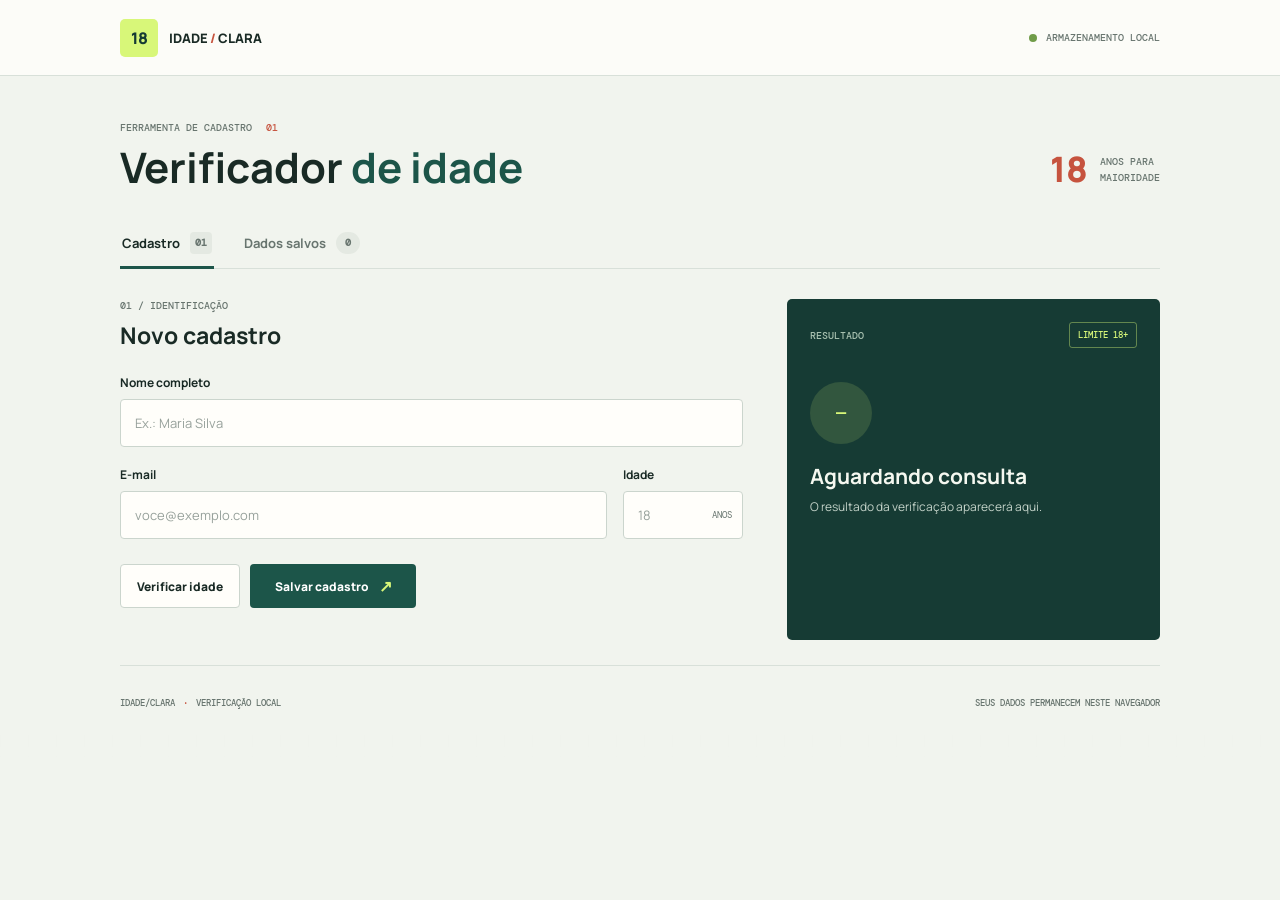
<file: index.html>
<!doctype html>
<html lang="pt-BR">
<head>
  <meta charset="utf-8">
  <meta name="viewport" content="width=device-width, initial-scale=1">
  <meta http-equiv="refresh" content="0; url=site/">
  <link rel="canonical" href="https://viniciuslourencoamorim-afk.github.io/Verificador-de-Idade/site/">
  <title>Verificador de idade</title>
</head>
<body>
  <p>Abrindo o Verificador de Idade. <a href="site/">Clique aqui se a página não redirecionar.</a></p>
</body>
</html>
</file>
<file: site/css/styles.css>
@import url('https://fonts.googleapis.com/css2?family=DM+Mono:wght@400;500&family=Manrope:wght@400;500;600;700;800&display=swap');

:root {
  color-scheme: light;
  --canvas: #f1f4ee;
  --paper: #fffefa;
  --ink: #192a25;
  --muted: #68756f;
  --line: #d8e0d9;
  --green: #1c5549;
  --green-deep: #163b34;
  --lime: #d8f779;
  --coral: #c6533e;
  --soft-green: #e7f2e9;
  --soft-coral: #fbe9e3;
  --mono: 'DM Mono', 'Courier New', monospace;
  --sans: 'Manrope', 'Trebuchet MS', sans-serif;
}

* { box-sizing: border-box; }
[hidden] { display: none !important; }
html { min-width: 320px; background: var(--canvas); }
body {
  min-width: 320px;
  margin: 0;
  color: var(--ink);
  background-color: var(--canvas);
  font-family: var(--sans);
  -webkit-font-smoothing: antialiased;
}
button, input { font: inherit; }
button { cursor: pointer; }
button:focus-visible, input:focus-visible, a:focus-visible { outline: 3px solid #d0784f; outline-offset: 3px; }

.page-grid {
  position: fixed;
  inset: 0;
  z-index: -1;
  pointer-events: none;
  background-image: linear-gradient(rgba(25, 42, 37, 0.035) 1px, transparent 1px), linear-gradient(90deg, rgba(25, 42, 37, 0.035) 1px, transparent 1px);
  background-size: 28px 28px;
  mask-image: linear-gradient(to bottom, black, transparent 88%);
}
.topbar { height: 76px; border-bottom: 1px solid var(--line); background: rgba(255, 254, 250, 0.82); }
.topbar-inner, .app-shell { width: min(100% - 56px, 1040px); margin-inline: auto; }
.topbar-inner { display: flex; height: 100%; align-items: center; justify-content: space-between; }
.brand { display: inline-flex; align-items: center; gap: 11px; color: var(--ink); text-decoration: none; }
.brand-mark { display: grid; width: 38px; height: 38px; place-items: center; border-radius: 5px; background: var(--lime); color: var(--green-deep); font-size: 16px; font-weight: 800; }
.brand-name { font-size: 13px; font-weight: 800; }
.brand-name span { padding-inline: 2px; color: var(--coral); }
.storage-label, .eyebrow, .section-index, .threshold-tag, .age-rule > span:last-child, .page-footer { font-family: var(--mono); font-size: 10px; font-weight: 500; }
.storage-label { display: flex; align-items: center; gap: 9px; color: var(--muted); }
.status-dot { display: inline-block; width: 8px; height: 8px; flex: 0 0 auto; border-radius: 50%; background: #709c49; }
.app-shell { padding-top: 45px; }
.page-heading { display: flex; align-items: flex-end; justify-content: space-between; gap: 24px; padding-bottom: 28px; }
.eyebrow, .section-index { margin: 0; color: var(--muted); letter-spacing: 0; }
.eyebrow span { margin-left: 8px; color: var(--coral); }
h1, h2, h3, p { margin-top: 0; }
.page-heading h1 { margin: 10px 0 0; font-size: 42px; font-weight: 700; line-height: 1.12; }
.page-heading h1 span { color: var(--green); }
.age-rule { display: flex; align-items: center; gap: 12px; padding-bottom: 4px; }
.age-rule-number { color: var(--coral); font-size: 35px; font-weight: 800; line-height: 1; }
.age-rule > span:last-child { color: var(--muted); line-height: 1.55; }
.tabs { display: flex; min-height: 50px; gap: 28px; border-bottom: 1px solid var(--line); }
.tab-button { display: inline-flex; min-height: 50px; align-items: center; gap: 10px; padding: 0 2px; border: 0; border-bottom: 3px solid transparent; margin-bottom: -1px; background: transparent; color: var(--muted); font-size: 13px; font-weight: 700; }
.tab-button[aria-selected="true"] { border-bottom-color: var(--green); color: var(--ink); }
.tab-number, .record-count { display: inline-grid; min-width: 22px; height: 22px; place-items: center; border-radius: 4px; background: #e4e9e2; color: var(--muted); font-family: var(--mono); font-size: 10px; }
.record-count { min-width: 24px; border-radius: 11px; }
.view { padding-top: 30px; }
.form-view { display: grid; grid-template-columns: minmax(0, 1.25fr) minmax(270px, 0.75fr); align-items: stretch; gap: 44px; }
.form-panel { min-width: 0; }
.section-heading { padding-bottom: 23px; }
.section-heading h2, .records-heading h2 { margin: 7px 0 0; font-size: 23px; font-weight: 700; }
.field { display: flex; min-width: 0; flex-direction: column; gap: 8px; }
.field-grid { display: grid; grid-template-columns: minmax(0, 1fr) 120px; gap: 16px; margin-top: 19px; }
.field label { color: var(--ink); font-size: 12px; font-weight: 700; }
.field input { width: 100%; height: 48px; padding: 0 14px; border: 1px solid #cbd5cd; border-radius: 4px; background: var(--paper); color: var(--ink); font-size: 13px; transition: border-color 140ms ease, box-shadow 140ms ease; }
.field input::placeholder { color: #97a19b; }
.field input:focus { border-color: var(--green); box-shadow: 0 0 0 3px rgba(28, 85, 73, 0.12); outline: 0; }
.age-input-wrap { position: relative; }
.age-input-wrap input { padding-right: 42px; }
.age-input-wrap > span { position: absolute; top: 50%; right: 11px; color: var(--muted); font-family: var(--mono); font-size: 9px; pointer-events: none; transform: translateY(-50%); }
.form-actions { display: flex; flex-wrap: wrap; gap: 10px; padding-top: 25px; }
.button { display: inline-flex; min-height: 44px; align-items: center; justify-content: center; gap: 10px; padding: 0 16px; border: 1px solid transparent; border-radius: 4px; font-size: 12px; font-weight: 800; transition: background-color 140ms ease, border-color 140ms ease, transform 140ms ease; }
.button:hover { transform: translateY(-1px); }
.button-primary { min-width: 166px; background: var(--green); color: white; }
.button-primary:hover { background: var(--green-deep); }
.button-primary span { color: var(--lime); font-size: 16px; }
.button-secondary { border-color: #cbd5cd; background: var(--paper); color: var(--ink); }
.button-secondary:hover { border-color: var(--green); background: #f7faf4; }
.button-danger { min-height: 34px; padding-inline: 11px; border-color: #e8c8bd; background: transparent; color: #a04433; font-size: 11px; }
.button-danger:hover { background: var(--soft-coral); }
.feedback { min-height: 20px; margin: 12px 0 0; color: var(--muted); font-size: 12px; }
.feedback[data-kind="error"] { color: #a83f30; }
.feedback[data-kind="success"] { color: #276743; }

.verdict-panel { display: flex; min-height: 310px; flex-direction: column; padding: 23px; border-radius: 5px; background: var(--green-deep); color: #f5f8f0; }
.verdict-topline { display: flex; align-items: center; justify-content: space-between; }
.verdict-topline .section-index { color: #a8c1b0; }
.threshold-tag { padding: 6px 8px; border: 1px solid rgba(216, 247, 121, 0.4); border-radius: 3px; color: var(--lime); font-size: 9px; }
.verdict-symbol { display: grid; width: 62px; height: 62px; place-items: center; margin-top: 34px; border-radius: 50%; background: rgba(216, 247, 121, 0.14); color: var(--lime); font-family: var(--mono); font-size: 17px; font-weight: 500; }
.verdict-panel.is-adult .verdict-symbol { background: var(--lime); color: var(--green-deep); }
.verdict-panel.is-minor .verdict-symbol { background: #f3b27f; color: #542d19; }
.verdict-panel h2 { margin: 18px 0 7px; font-size: 21px; font-weight: 700; }
.verdict-description { max-width: 280px; margin-bottom: 0; color: #c3d2c8; font-size: 12px; line-height: 1.65; }
.verdict-details { display: grid; gap: 5px; margin-top: auto; padding-top: 19px; color: #dce8dd; font-size: 11px; overflow-wrap: anywhere; }
.records-view { min-height: 370px; }
.records-heading { display: flex; align-items: flex-end; justify-content: space-between; gap: 20px; padding-bottom: 20px; }
.records-controls { display: flex; align-items: center; gap: 14px; }
.records-summary { color: var(--muted); font-family: var(--mono); font-size: 11px; }
.table-frame { min-height: 250px; border-top: 1px solid var(--line); border-bottom: 1px solid var(--line); background: rgba(255, 254, 250, 0.72); }
.table-scroll { overflow-x: auto; }
table { width: 100%; border-collapse: collapse; text-align: left; }
thead { background: #e9eee8; }
th { height: 43px; color: var(--muted); font-family: var(--mono); font-size: 9px; font-weight: 500; text-transform: uppercase; }
td, th { padding: 0 14px; }
td { height: 57px; border-bottom: 1px solid #e4e9e3; font-size: 12px; }
tbody tr:last-child td { border-bottom: 0; }
.name-cell { min-width: 135px; font-weight: 700; }
.email-cell { min-width: 190px; color: var(--muted); overflow-wrap: anywhere; }
.age-cell { font-family: var(--mono); font-size: 12px; }
.result-badge { display: inline-flex; min-height: 24px; align-items: center; padding: 0 9px; border-radius: 3px; background: var(--soft-green); color: #276743; font-size: 10px; font-weight: 800; white-space: nowrap; }
.result-badge.is-minor { background: var(--soft-coral); color: #a04433; }
.remove-record { padding: 7px 4px; border: 0; background: transparent; color: var(--muted); font-size: 10px; text-decoration: underline; text-underline-offset: 3px; }
.remove-record:hover { color: var(--coral); }
.empty-state { display: flex; min-height: 248px; align-items: center; justify-content: center; gap: 18px; padding: 28px; }
.empty-index { color: #bfcbc1; font-family: var(--mono); font-size: 35px; }
.empty-state h3 { margin: 0 0 4px; font-size: 14px; }
.empty-state p { margin: 0; color: var(--muted); font-size: 11px; }
.empty-state .button { margin-left: 14px; }
.privacy-note { display: flex; align-items: center; gap: 9px; margin: 16px 0 0; color: var(--muted); font-size: 11px; }
.records-feedback { min-height: 0; }
.page-footer { display: flex; justify-content: space-between; gap: 20px; padding: 31px 0 26px; margin-top: 25px; border-top: 1px solid var(--line); color: var(--muted); font-size: 9px; }
.footer-dot { padding-inline: 3px; color: var(--coral); }
.visually-hidden { position: absolute; width: 1px; height: 1px; padding: 0; margin: -1px; overflow: hidden; clip: rect(0, 0, 0, 0); white-space: nowrap; border: 0; }

@media (max-width: 760px) {
  .topbar-inner, .app-shell { width: min(100% - 36px, 560px); }
  .app-shell { padding-top: 32px; }
  .page-heading h1 { font-size: 34px; }
  .form-view { grid-template-columns: 1fr; gap: 25px; }
  .verdict-panel { min-height: 260px; }
  .verdict-symbol { margin-top: 24px; }
  .verdict-details { margin-top: 15px; }
}

@media (max-width: 520px) {
  .topbar { height: 66px; }
  .topbar-inner, .app-shell { width: min(100% - 28px, 440px); }
  .storage-label { gap: 6px; font-size: 8px; }
  .page-heading { align-items: flex-start; padding-bottom: 21px; }
  .page-heading h1 { max-width: 250px; font-size: 30px; }
  .age-rule { gap: 6px; padding-top: 24px; }
  .age-rule-number { font-size: 27px; }
  .age-rule > span:last-child { font-size: 8px; }
  .tabs { gap: 20px; }
  .view { padding-top: 24px; }
  .field-grid { grid-template-columns: minmax(0, 1fr) 94px; gap: 10px; }
  .form-actions { display: grid; grid-template-columns: 1fr 1fr; }
  .form-actions .button { min-width: 0; padding-inline: 8px; font-size: 11px; }
  .records-heading { align-items: flex-start; }
  .records-controls { align-items: flex-end; flex-direction: column; gap: 8px; }
  .empty-state { flex-wrap: wrap; justify-content: flex-start; gap: 12px; }
  .empty-state .button { margin-left: 0; }
  .page-footer { flex-direction: column; gap: 7px; line-height: 1.6; }
}

@media (prefers-reduced-motion: reduce) {
  *, *::before, *::after { scroll-behavior: auto !important; transition-duration: 0.01ms !important; }
}
</file>
